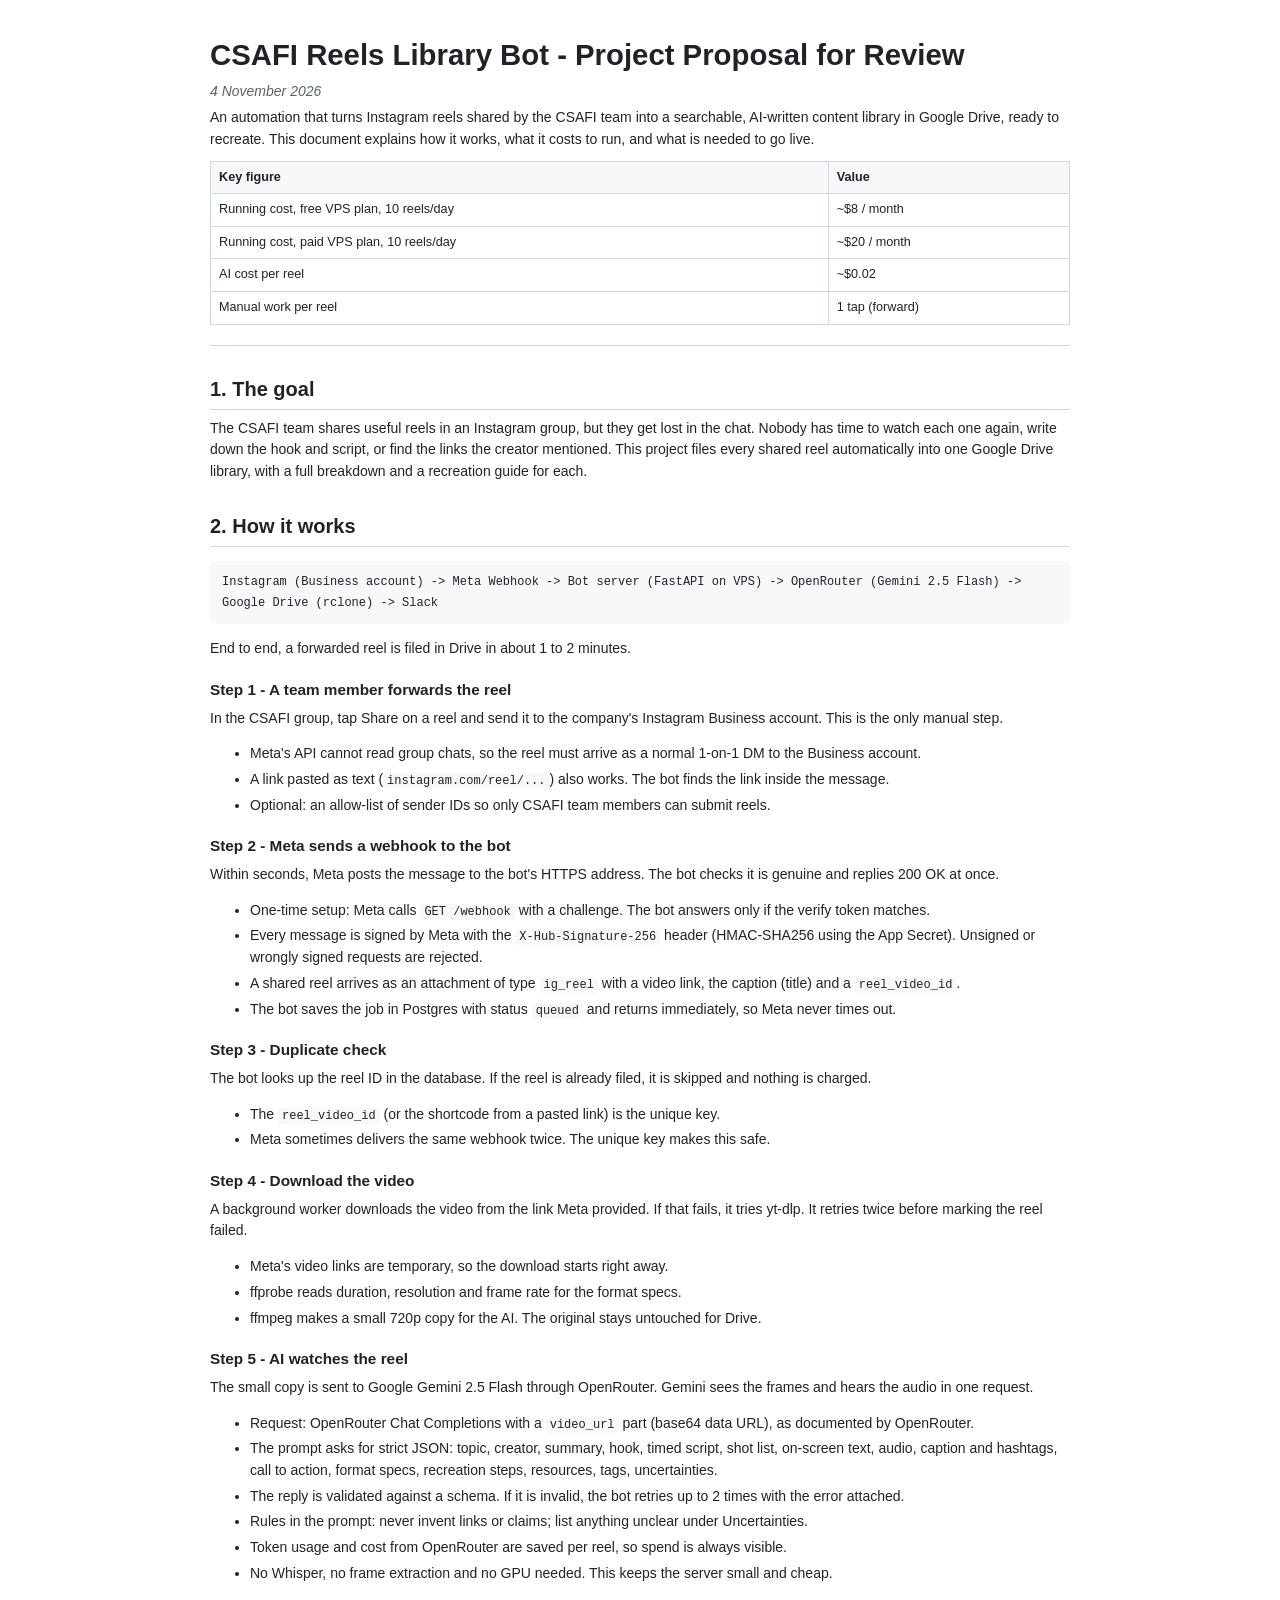
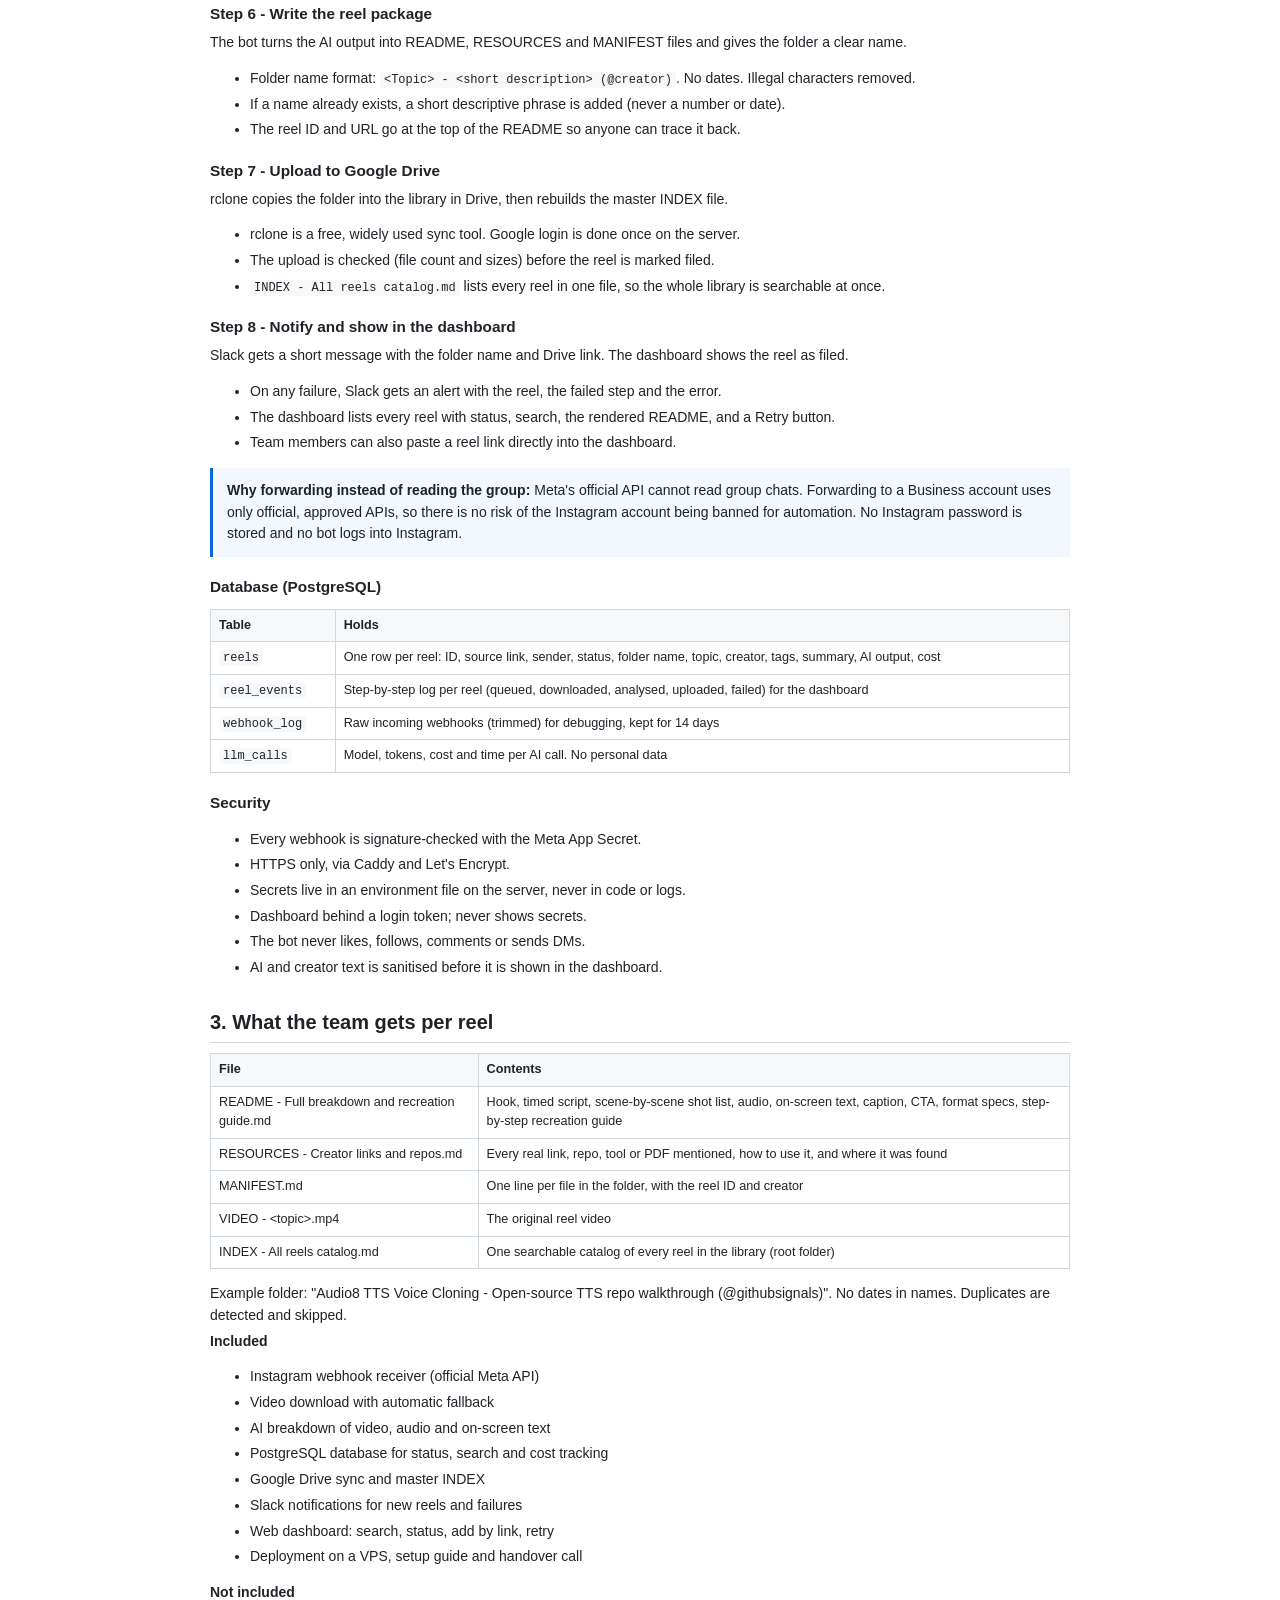
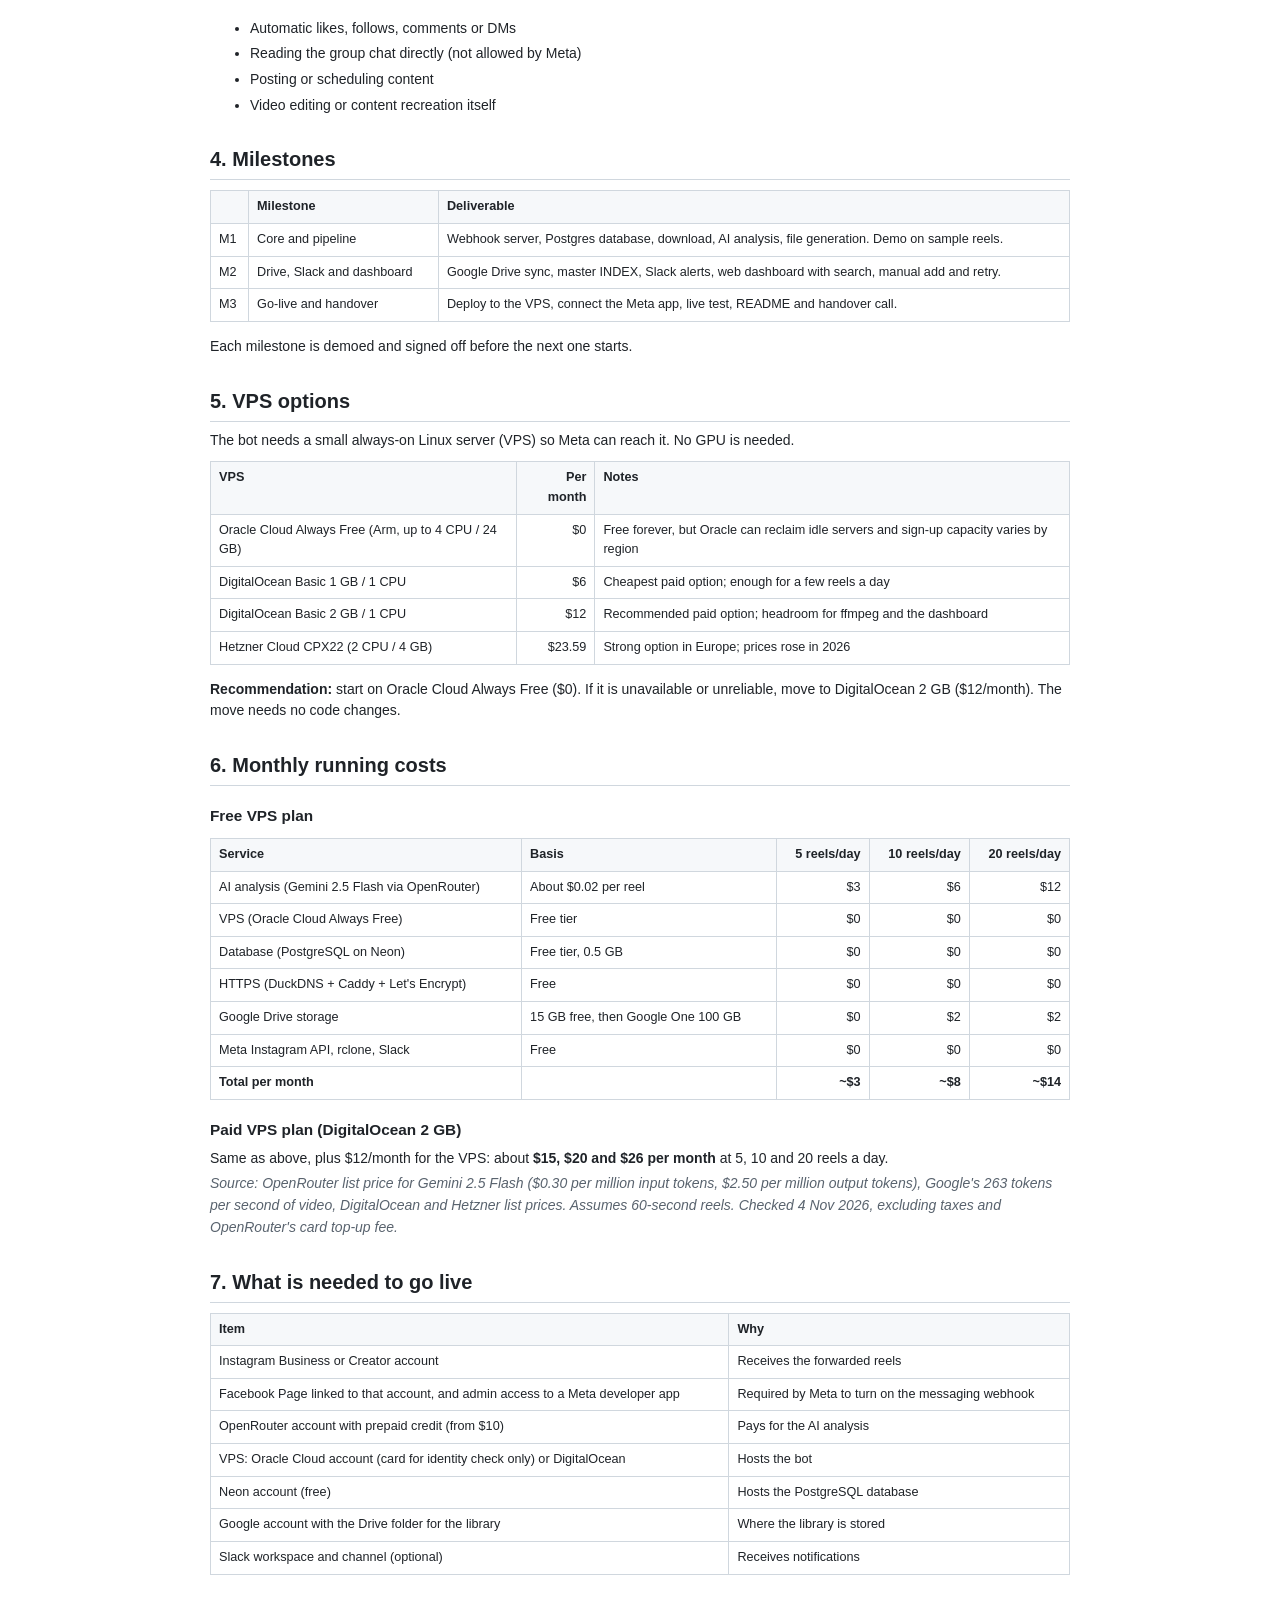
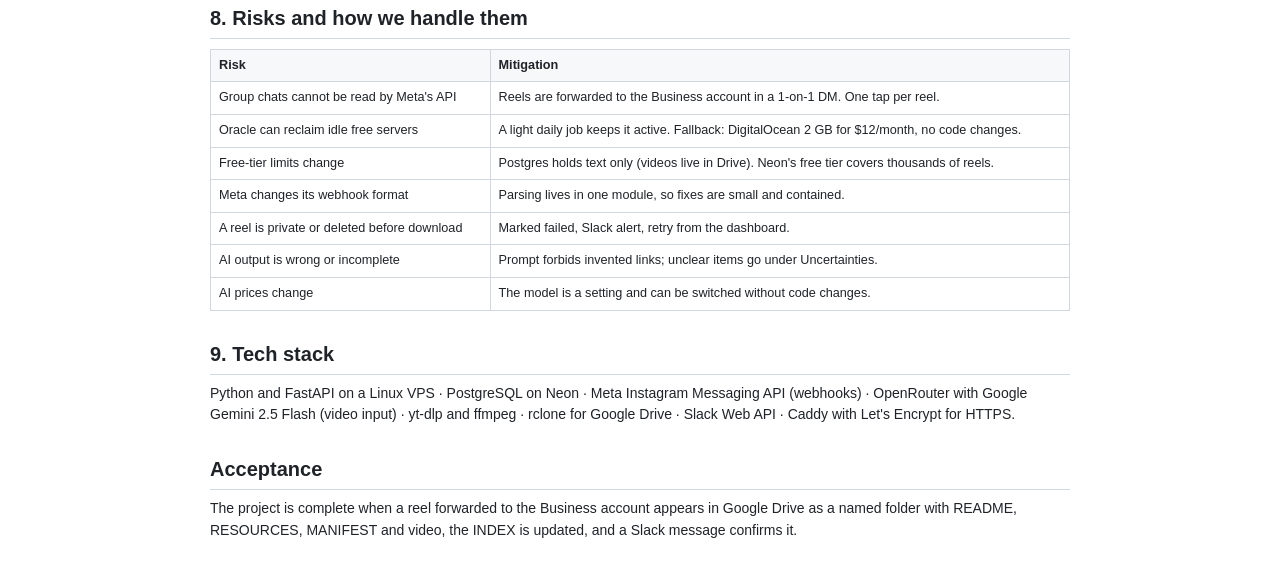
<file: docs/CSAFI-Reels-Library-Bot-Proposal.html>
<!doctype html><html lang='en'><head><meta charset='utf-8'><meta name='viewport' content='width=device-width, initial-scale=1'><title>CSAFI Reels Library Bot - Project Proposal for Review</title><style>
@page { size: A4; margin: 18mm 16mm; }
body { font-family: -apple-system, "Segoe UI", Roboto, Helvetica, Arial, sans-serif;
       color: #1f2328; line-height: 1.55; font-size: 10.5pt; max-width: 860px; margin: 32px auto; padding: 0 20px; }
h1 { font-size: 22pt; margin: 0 0 4px; }
h2 { font-size: 15pt; margin: 28px 0 8px; padding-bottom: 4px; border-bottom: 1px solid #d0d7de; }
h3 { font-size: 11.5pt; margin: 18px 0 6px; }
p, li { margin: 4px 0; }
em { color: #59636e; }
table { border-collapse: collapse; width: 100%; margin: 10px 0 14px; font-size: 9.5pt; page-break-inside: avoid; }
th, td { border: 1px solid #d0d7de; padding: 6px 8px; text-align: left; vertical-align: top; }
th { background: #f6f8fa; font-weight: 600; }
code { font-family: ui-monospace, Menlo, Consolas, monospace; font-size: 9pt; background: #f6f8fa; padding: 1px 4px; border-radius: 4px; }
pre { background: #f6f8fa; padding: 10px 12px; border-radius: 6px; overflow-x: auto; white-space: pre-wrap; }
pre code { background: none; padding: 0; }
blockquote { margin: 12px 0; padding: 8px 14px; border-left: 3px solid #0969da; background: #f3f8ff; color: #1f2328; }
hr { border: none; border-top: 1px solid #d0d7de; margin: 20px 0; }
h3 + p { margin-top: 2px; }
</style></head><body><h1>CSAFI Reels Library Bot - Project Proposal for Review</h1>
<p><em>4 November 2026</em></p>
<p>An automation that turns Instagram reels shared by the CSAFI team into a searchable, AI-written content library in Google Drive, ready to recreate. This document explains how it works, what it costs to run, and what is needed to go live.</p>
<table>
<thead>
<tr>
<th>Key figure</th>
<th>Value</th>
</tr>
</thead>
<tbody>
<tr>
<td>Running cost, free VPS plan, 10 reels/day</td>
<td>~$8 / month</td>
</tr>
<tr>
<td>Running cost, paid VPS plan, 10 reels/day</td>
<td>~$20 / month</td>
</tr>
<tr>
<td>AI cost per reel</td>
<td>~$0.02</td>
</tr>
<tr>
<td>Manual work per reel</td>
<td>1 tap (forward)</td>
</tr>
</tbody>
</table>
<hr />
<h2>1. The goal</h2>
<p>The CSAFI team shares useful reels in an Instagram group, but they get lost in the chat. Nobody has time to watch each one again, write down the hook and script, or find the links the creator mentioned. This project files every shared reel automatically into one Google Drive library, with a full breakdown and a recreation guide for each.</p>
<h2>2. How it works</h2>
<pre><code>Instagram (Business account) -&gt; Meta Webhook -&gt; Bot server (FastAPI on VPS) -&gt; OpenRouter (Gemini 2.5 Flash) -&gt; Google Drive (rclone) -&gt; Slack
</code></pre>
<p>End to end, a forwarded reel is filed in Drive in about 1 to 2 minutes.</p>
<h3>Step 1 - A team member forwards the reel</h3>
<p>In the CSAFI group, tap Share on a reel and send it to the company's Instagram Business account. This is the only manual step.</p>
<ul>
<li>Meta's API cannot read group chats, so the reel must arrive as a normal 1-on-1 DM to the Business account.</li>
<li>A link pasted as text (<code>instagram.com/reel/...</code>) also works. The bot finds the link inside the message.</li>
<li>Optional: an allow-list of sender IDs so only CSAFI team members can submit reels.</li>
</ul>
<h3>Step 2 - Meta sends a webhook to the bot</h3>
<p>Within seconds, Meta posts the message to the bot's HTTPS address. The bot checks it is genuine and replies 200 OK at once.</p>
<ul>
<li>One-time setup: Meta calls <code>GET /webhook</code> with a challenge. The bot answers only if the verify token matches.</li>
<li>Every message is signed by Meta with the <code>X-Hub-Signature-256</code> header (HMAC-SHA256 using the App Secret). Unsigned or wrongly signed requests are rejected.</li>
<li>A shared reel arrives as an attachment of type <code>ig_reel</code> with a video link, the caption (title) and a <code>reel_video_id</code>.</li>
<li>The bot saves the job in Postgres with status <code>queued</code> and returns immediately, so Meta never times out.</li>
</ul>
<h3>Step 3 - Duplicate check</h3>
<p>The bot looks up the reel ID in the database. If the reel is already filed, it is skipped and nothing is charged.</p>
<ul>
<li>The <code>reel_video_id</code> (or the shortcode from a pasted link) is the unique key.</li>
<li>Meta sometimes delivers the same webhook twice. The unique key makes this safe.</li>
</ul>
<h3>Step 4 - Download the video</h3>
<p>A background worker downloads the video from the link Meta provided. If that fails, it tries yt-dlp. It retries twice before marking the reel failed.</p>
<ul>
<li>Meta's video links are temporary, so the download starts right away.</li>
<li>ffprobe reads duration, resolution and frame rate for the format specs.</li>
<li>ffmpeg makes a small 720p copy for the AI. The original stays untouched for Drive.</li>
</ul>
<h3>Step 5 - AI watches the reel</h3>
<p>The small copy is sent to Google Gemini 2.5 Flash through OpenRouter. Gemini sees the frames and hears the audio in one request.</p>
<ul>
<li>Request: OpenRouter Chat Completions with a <code>video_url</code> part (base64 data URL), as documented by OpenRouter.</li>
<li>The prompt asks for strict JSON: topic, creator, summary, hook, timed script, shot list, on-screen text, audio, caption and hashtags, call to action, format specs, recreation steps, resources, tags, uncertainties.</li>
<li>The reply is validated against a schema. If it is invalid, the bot retries up to 2 times with the error attached.</li>
<li>Rules in the prompt: never invent links or claims; list anything unclear under Uncertainties.</li>
<li>Token usage and cost from OpenRouter are saved per reel, so spend is always visible.</li>
<li>No Whisper, no frame extraction and no GPU needed. This keeps the server small and cheap.</li>
</ul>
<h3>Step 6 - Write the reel package</h3>
<p>The bot turns the AI output into README, RESOURCES and MANIFEST files and gives the folder a clear name.</p>
<ul>
<li>Folder name format: <code>&lt;Topic&gt; - &lt;short description&gt; (@creator)</code>. No dates. Illegal characters removed.</li>
<li>If a name already exists, a short descriptive phrase is added (never a number or date).</li>
<li>The reel ID and URL go at the top of the README so anyone can trace it back.</li>
</ul>
<h3>Step 7 - Upload to Google Drive</h3>
<p>rclone copies the folder into the library in Drive, then rebuilds the master INDEX file.</p>
<ul>
<li>rclone is a free, widely used sync tool. Google login is done once on the server.</li>
<li>The upload is checked (file count and sizes) before the reel is marked filed.</li>
<li><code>INDEX - All reels catalog.md</code> lists every reel in one file, so the whole library is searchable at once.</li>
</ul>
<h3>Step 8 - Notify and show in the dashboard</h3>
<p>Slack gets a short message with the folder name and Drive link. The dashboard shows the reel as filed.</p>
<ul>
<li>On any failure, Slack gets an alert with the reel, the failed step and the error.</li>
<li>The dashboard lists every reel with status, search, the rendered README, and a Retry button.</li>
<li>Team members can also paste a reel link directly into the dashboard.</li>
</ul>
<blockquote>
<p><strong>Why forwarding instead of reading the group:</strong> Meta's official API cannot read group chats. Forwarding to a Business account uses only official, approved APIs, so there is no risk of the Instagram account being banned for automation. No Instagram password is stored and no bot logs into Instagram.</p>
</blockquote>
<h3>Database (PostgreSQL)</h3>
<table>
<thead>
<tr>
<th>Table</th>
<th>Holds</th>
</tr>
</thead>
<tbody>
<tr>
<td><code>reels</code></td>
<td>One row per reel: ID, source link, sender, status, folder name, topic, creator, tags, summary, AI output, cost</td>
</tr>
<tr>
<td><code>reel_events</code></td>
<td>Step-by-step log per reel (queued, downloaded, analysed, uploaded, failed) for the dashboard</td>
</tr>
<tr>
<td><code>webhook_log</code></td>
<td>Raw incoming webhooks (trimmed) for debugging, kept for 14 days</td>
</tr>
<tr>
<td><code>llm_calls</code></td>
<td>Model, tokens, cost and time per AI call. No personal data</td>
</tr>
</tbody>
</table>
<h3>Security</h3>
<ul>
<li>Every webhook is signature-checked with the Meta App Secret.</li>
<li>HTTPS only, via Caddy and Let's Encrypt.</li>
<li>Secrets live in an environment file on the server, never in code or logs.</li>
<li>Dashboard behind a login token; never shows secrets.</li>
<li>The bot never likes, follows, comments or sends DMs.</li>
<li>AI and creator text is sanitised before it is shown in the dashboard.</li>
</ul>
<h2>3. What the team gets per reel</h2>
<table>
<thead>
<tr>
<th>File</th>
<th>Contents</th>
</tr>
</thead>
<tbody>
<tr>
<td>README - Full breakdown and recreation guide.md</td>
<td>Hook, timed script, scene-by-scene shot list, audio, on-screen text, caption, CTA, format specs, step-by-step recreation guide</td>
</tr>
<tr>
<td>RESOURCES - Creator links and repos.md</td>
<td>Every real link, repo, tool or PDF mentioned, how to use it, and where it was found</td>
</tr>
<tr>
<td>MANIFEST.md</td>
<td>One line per file in the folder, with the reel ID and creator</td>
</tr>
<tr>
<td>VIDEO - &lt;topic&gt;.mp4</td>
<td>The original reel video</td>
</tr>
<tr>
<td>INDEX - All reels catalog.md</td>
<td>One searchable catalog of every reel in the library (root folder)</td>
</tr>
</tbody>
</table>
<p>Example folder: &quot;Audio8 TTS Voice Cloning - Open-source TTS repo walkthrough (@githubsignals)&quot;. No dates in names. Duplicates are detected and skipped.</p>
<p><strong>Included</strong></p>
<ul>
<li>Instagram webhook receiver (official Meta API)</li>
<li>Video download with automatic fallback</li>
<li>AI breakdown of video, audio and on-screen text</li>
<li>PostgreSQL database for status, search and cost tracking</li>
<li>Google Drive sync and master INDEX</li>
<li>Slack notifications for new reels and failures</li>
<li>Web dashboard: search, status, add by link, retry</li>
<li>Deployment on a VPS, setup guide and handover call</li>
</ul>
<p><strong>Not included</strong></p>
<ul>
<li>Automatic likes, follows, comments or DMs</li>
<li>Reading the group chat directly (not allowed by Meta)</li>
<li>Posting or scheduling content</li>
<li>Video editing or content recreation itself</li>
</ul>
<h2>4. Milestones</h2>
<table>
<thead>
<tr>
<th></th>
<th>Milestone</th>
<th>Deliverable</th>
</tr>
</thead>
<tbody>
<tr>
<td>M1</td>
<td>Core and pipeline</td>
<td>Webhook server, Postgres database, download, AI analysis, file generation. Demo on sample reels.</td>
</tr>
<tr>
<td>M2</td>
<td>Drive, Slack and dashboard</td>
<td>Google Drive sync, master INDEX, Slack alerts, web dashboard with search, manual add and retry.</td>
</tr>
<tr>
<td>M3</td>
<td>Go-live and handover</td>
<td>Deploy to the VPS, connect the Meta app, live test, README and handover call.</td>
</tr>
</tbody>
</table>
<p>Each milestone is demoed and signed off before the next one starts.</p>
<h2>5. VPS options</h2>
<p>The bot needs a small always-on Linux server (VPS) so Meta can reach it. No GPU is needed.</p>
<table>
<thead>
<tr>
<th>VPS</th>
<th style="text-align:right">Per month</th>
<th>Notes</th>
</tr>
</thead>
<tbody>
<tr>
<td>Oracle Cloud Always Free (Arm, up to 4 CPU / 24 GB)</td>
<td style="text-align:right">$0</td>
<td>Free forever, but Oracle can reclaim idle servers and sign-up capacity varies by region</td>
</tr>
<tr>
<td>DigitalOcean Basic 1 GB / 1 CPU</td>
<td style="text-align:right">$6</td>
<td>Cheapest paid option; enough for a few reels a day</td>
</tr>
<tr>
<td>DigitalOcean Basic 2 GB / 1 CPU</td>
<td style="text-align:right">$12</td>
<td>Recommended paid option; headroom for ffmpeg and the dashboard</td>
</tr>
<tr>
<td>Hetzner Cloud CPX22 (2 CPU / 4 GB)</td>
<td style="text-align:right">$23.59</td>
<td>Strong option in Europe; prices rose in 2026</td>
</tr>
</tbody>
</table>
<p><strong>Recommendation:</strong> start on Oracle Cloud Always Free ($0). If it is unavailable or unreliable, move to DigitalOcean 2 GB ($12/month). The move needs no code changes.</p>
<h2>6. Monthly running costs</h2>
<h3>Free VPS plan</h3>
<table>
<thead>
<tr>
<th>Service</th>
<th>Basis</th>
<th style="text-align:right">5 reels/day</th>
<th style="text-align:right">10 reels/day</th>
<th style="text-align:right">20 reels/day</th>
</tr>
</thead>
<tbody>
<tr>
<td>AI analysis (Gemini 2.5 Flash via OpenRouter)</td>
<td>About $0.02 per reel</td>
<td style="text-align:right">$3</td>
<td style="text-align:right">$6</td>
<td style="text-align:right">$12</td>
</tr>
<tr>
<td>VPS (Oracle Cloud Always Free)</td>
<td>Free tier</td>
<td style="text-align:right">$0</td>
<td style="text-align:right">$0</td>
<td style="text-align:right">$0</td>
</tr>
<tr>
<td>Database (PostgreSQL on Neon)</td>
<td>Free tier, 0.5 GB</td>
<td style="text-align:right">$0</td>
<td style="text-align:right">$0</td>
<td style="text-align:right">$0</td>
</tr>
<tr>
<td>HTTPS (DuckDNS + Caddy + Let's Encrypt)</td>
<td>Free</td>
<td style="text-align:right">$0</td>
<td style="text-align:right">$0</td>
<td style="text-align:right">$0</td>
</tr>
<tr>
<td>Google Drive storage</td>
<td>15 GB free, then Google One 100 GB</td>
<td style="text-align:right">$0</td>
<td style="text-align:right">$2</td>
<td style="text-align:right">$2</td>
</tr>
<tr>
<td>Meta Instagram API, rclone, Slack</td>
<td>Free</td>
<td style="text-align:right">$0</td>
<td style="text-align:right">$0</td>
<td style="text-align:right">$0</td>
</tr>
<tr>
<td><strong>Total per month</strong></td>
<td></td>
<td style="text-align:right"><strong>~$3</strong></td>
<td style="text-align:right"><strong>~$8</strong></td>
<td style="text-align:right"><strong>~$14</strong></td>
</tr>
</tbody>
</table>
<h3>Paid VPS plan (DigitalOcean 2 GB)</h3>
<p>Same as above, plus $12/month for the VPS: about <strong>$15, $20 and $26 per month</strong> at 5, 10 and 20 reels a day.</p>
<p><em>Source: OpenRouter list price for Gemini 2.5 Flash ($0.30 per million input tokens, $2.50 per million output tokens), Google's 263 tokens per second of video, DigitalOcean and Hetzner list prices. Assumes 60-second reels. Checked 4 Nov 2026, excluding taxes and OpenRouter's card top-up fee.</em></p>
<h2>7. What is needed to go live</h2>
<table>
<thead>
<tr>
<th>Item</th>
<th>Why</th>
</tr>
</thead>
<tbody>
<tr>
<td>Instagram Business or Creator account</td>
<td>Receives the forwarded reels</td>
</tr>
<tr>
<td>Facebook Page linked to that account, and admin access to a Meta developer app</td>
<td>Required by Meta to turn on the messaging webhook</td>
</tr>
<tr>
<td>OpenRouter account with prepaid credit (from $10)</td>
<td>Pays for the AI analysis</td>
</tr>
<tr>
<td>VPS: Oracle Cloud account (card for identity check only) or DigitalOcean</td>
<td>Hosts the bot</td>
</tr>
<tr>
<td>Neon account (free)</td>
<td>Hosts the PostgreSQL database</td>
</tr>
<tr>
<td>Google account with the Drive folder for the library</td>
<td>Where the library is stored</td>
</tr>
<tr>
<td>Slack workspace and channel (optional)</td>
<td>Receives notifications</td>
</tr>
</tbody>
</table>
<h2>8. Risks and how we handle them</h2>
<table>
<thead>
<tr>
<th>Risk</th>
<th>Mitigation</th>
</tr>
</thead>
<tbody>
<tr>
<td>Group chats cannot be read by Meta's API</td>
<td>Reels are forwarded to the Business account in a 1-on-1 DM. One tap per reel.</td>
</tr>
<tr>
<td>Oracle can reclaim idle free servers</td>
<td>A light daily job keeps it active. Fallback: DigitalOcean 2 GB for $12/month, no code changes.</td>
</tr>
<tr>
<td>Free-tier limits change</td>
<td>Postgres holds text only (videos live in Drive). Neon's free tier covers thousands of reels.</td>
</tr>
<tr>
<td>Meta changes its webhook format</td>
<td>Parsing lives in one module, so fixes are small and contained.</td>
</tr>
<tr>
<td>A reel is private or deleted before download</td>
<td>Marked failed, Slack alert, retry from the dashboard.</td>
</tr>
<tr>
<td>AI output is wrong or incomplete</td>
<td>Prompt forbids invented links; unclear items go under Uncertainties.</td>
</tr>
<tr>
<td>AI prices change</td>
<td>The model is a setting and can be switched without code changes.</td>
</tr>
</tbody>
</table>
<h2>9. Tech stack</h2>
<p>Python and FastAPI on a Linux VPS · PostgreSQL on Neon · Meta Instagram Messaging API (webhooks) · OpenRouter with Google Gemini 2.5 Flash (video input) · yt-dlp and ffmpeg · rclone for Google Drive · Slack Web API · Caddy with Let's Encrypt for HTTPS.</p>
<h2>Acceptance</h2>
<p>The project is complete when a reel forwarded to the Business account appears in Google Drive as a named folder with README, RESOURCES, MANIFEST and video, the INDEX is updated, and a Slack message confirms it.</p>
</body></html>
</file>
